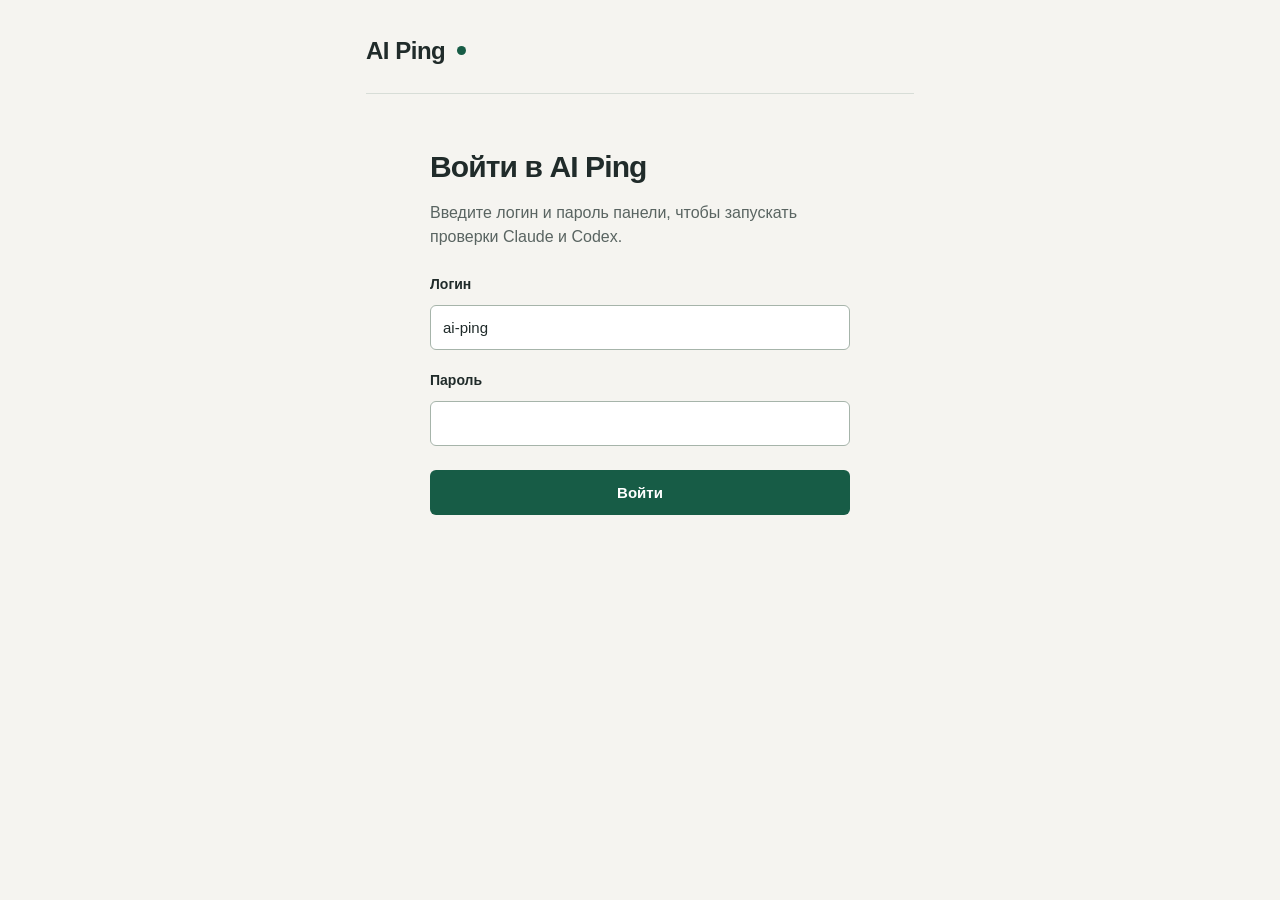
<file: web/login.html>
<!doctype html>
<html lang="ru">
<head>
  <meta charset="utf-8">
  <meta name="viewport" content="width=device-width, initial-scale=1">
  <title>Вход · AI Ping</title>
  <link rel="stylesheet" href="app.css">
  <script src="login.js" defer></script>
</head>
<body class="login-page">
  <main class="login-main">
    <header><a class="brand" href="./">AI Ping<span class="pulse" aria-hidden="true"></span></a></header>
    <section class="login-section" aria-labelledby="login-title">
      <h1 id="login-title">Войти в AI Ping</h1>
      <p class="login-intro">Введите логин и пароль панели, чтобы запускать проверки Claude и Codex.</p>
      <form id="login-form">
        <div class="model-field"><label for="username">Логин</label><input id="username" name="username" value="ai-ping" autocomplete="username" maxlength="100" required></div>
        <div class="model-field"><label for="password">Пароль</label><input id="password" name="password" type="password" autocomplete="current-password" maxlength="256" required></div>
        <div id="login-error" class="error" role="alert" hidden></div>
        <button id="login-button" type="submit">Войти</button>
      </form>
    </section>
  </main>
</body>
</html>
</file>
<file: web/app.css>
:root{color-scheme:light;--paper:#f5f4f0;--surface:#fff;--ink:#202b2a;--muted:#596461;--line:#d7ddd7;--accent:#175c46;--accent-hover:#0e4634;--focus:#99660c;--error:#a92e27;--terminal:#172925;--terminal-text:#dceee5}
.header-actions{display:flex;align-items:center;gap:18px}.login-main{max-width:620px}.login-section{max-width:420px;margin:56px auto}.login-section h1{font-size:30px}.login-intro{color:var(--muted)}.login-section .model-field input{font-family:inherit}#login-button{margin-top:24px;width:100%}
.tabs button:hover{background:transparent;color:var(--accent-hover)}
.tabs{display:flex;gap:25px;border-bottom:1px solid var(--line);margin-top:20px}.tabs button{background:transparent;color:var(--muted);border-radius:0;padding:13px 0;border-bottom:2px solid transparent;font-weight:500}.tabs button[aria-selected=true]{color:var(--accent);border-bottom-color:var(--accent);font-weight:650}.model-field select{width:100%;min-width:0;padding:11px 9px;font:15px/1.4 "Segoe UI",sans-serif;border:1px solid #a6b4aa;background:var(--surface);color:var(--ink);border-radius:6px}.model-field select:disabled{background:#e9ece6;color:var(--muted)}.form-grid{display:grid;grid-template-columns:1fr 1fr;gap:24px}.settings-form{max-width:850px}.check{display:flex;align-items:center;gap:10px;font-size:15px}.check input{width:17px;height:17px;accent-color:var(--accent)}.settings-group{margin:32px 0;padding:22px 0 0;border-top:1px solid var(--line)}.settings-group legend{padding-right:16px;margin:0;font-size:17px}.settings-group .model-field{margin-top:0}.account-checks{display:grid;grid-template-columns:1fr 1fr;gap:13px 25px}.accounts-layout{display:grid;grid-template-columns:minmax(0,1fr) minmax(0,1fr);gap:60px}.accounts-list{margin-top:20px}.account-row{padding:20px 0;border-bottom:1px solid var(--line)}.account-row:first-child{padding-top:0}.account-name{font-size:16px;font-weight:600;overflow-wrap:anywhere}.account-meta{color:var(--muted);font-size:13px;margin-top:5px;overflow-wrap:anywhere}.account-row .form-actions{margin-top:13px}.form-actions{display:flex;gap:10px;flex-wrap:wrap}.danger{color:var(--error)}.file-help{font:12px/1.5 Consolas,monospace;overflow-wrap:anywhere;margin-top:8px;color:var(--muted)}.model-field input[type=file]{padding:10px;font:13px/1.5 "Segoe UI",sans-serif}.model-field input::file-selector-button{padding:5px 7px;color:var(--accent);border:1px solid #a6b4aa;background:var(--paper);border-radius:4px;margin-right:8px}.message{color:var(--accent);font-size:14px;margin:14px 0}.windows-help{margin-top:32px;padding-top:20px;border-top:1px solid var(--line);font-size:14px}.windows-help summary{cursor:pointer;font-weight:600;color:var(--accent)}.windows-help p,.windows-help a,.windows-help code{display:block;margin-top:13px}.windows-help code{font:12px/1.6 Consolas,monospace;overflow-wrap:anywhere;padding:12px;background:#e9ece6;border-radius:5px}@media(max-width:760px){.form-grid,.accounts-layout,.account-checks{grid-template-columns:1fr}.form-grid{gap:16px}.accounts-layout{gap:36px}.tabs{gap:20px}.settings-group .model-field{margin-top:8px}}
*{box-sizing:border-box}body{margin:0;background:var(--paper);color:var(--ink);font:16px/1.55 "Segoe UI",sans-serif}main{max-width:1120px;margin:auto;padding:32px 36px 24px}header{display:flex;align-items:center;justify-content:space-between;padding-bottom:24px;border-bottom:1px solid var(--line)}a{color:var(--accent);text-underline-offset:4px}.brand{display:flex;align-items:center;gap:12px;font-size:24px;font-weight:700;text-decoration:none;color:var(--ink);letter-spacing:-.02em}.pulse{width:9px;height:9px;background:var(--accent);border-radius:50%}.host{font:14px/1.5 Consolas,monospace;color:var(--muted)}.intro{margin:44px 0 36px}h1{font-size:36px;line-height:1.15;letter-spacing:-.03em;margin:0 0 16px;font-weight:650;text-wrap:balance}p{margin:0}.intro p{max-width:70ch;color:var(--muted)}h2{font-size:19px;line-height:1.35;letter-spacing:-.015em;margin:0;font-weight:650}.workspace{display:grid;grid-template-columns:290px minmax(0,1fr);gap:40px}.controls{padding-right:32px;border-right:1px solid var(--line)}form{margin-top:24px}fieldset{padding:0;margin:0 0 24px;border:0}legend,.model-field>label{display:block;font-size:14px;font-weight:600;margin-bottom:9px}.providers{display:flex;background:#e9ece6;padding:4px;gap:3px;border-radius:8px}.providers label{flex:1;cursor:pointer;position:relative}.providers input{position:absolute;opacity:0;width:1px;height:1px}.providers span{display:block;text-align:center;padding:8px 5px;font-size:14px;border-radius:5px;color:#41504a}.providers input:checked+span{background:var(--surface);color:var(--accent);font-weight:600;box-shadow:0 2px 4px #17292514}.providers input:focus-visible+span{outline:2px solid var(--focus);outline-offset:2px}.model-field{margin-top:20px}.model-field input{width:100%;min-width:0;font:15px/1.4 Consolas,monospace;padding:11px 12px;border:1px solid #a6b4aa;background:var(--surface);color:var(--ink);border-radius:6px;caret-color:var(--accent)}.model-field input:disabled{color:var(--muted);background:#e9ece6}.account{display:block;color:var(--muted);font-size:12px;margin-top:6px}.usage-note{font-size:13px;color:var(--muted);margin:25px 0 16px}button{display:inline-flex;align-items:center;justify-content:center;gap:8px;border:0;border-radius:6px;padding:12px 16px;background:var(--accent);color:#fff;font:600 15px/1.4 "Segoe UI",sans-serif;cursor:pointer}#run{width:100%}button:hover{background:var(--accent-hover)}button:disabled{background:#60766b;color:#fff;cursor:wait}button svg{width:19px;height:19px;fill:none;stroke:currentColor;stroke-width:1.6}.schedule{margin-top:36px;padding-top:25px;border-top:1px solid var(--line)}.schedule h2{font-size:16px;margin-bottom:10px}#schedule{font-variant-numeric:tabular-nums;font-size:15px;line-height:1.9}.muted{color:var(--muted);font-size:13px}.schedule .muted{margin-top:5px}.section-head{display:flex;align-items:center;justify-content:space-between;gap:16px}.section-head #job-status{font-size:12px;color:var(--accent);text-align:right}.result{min-width:0}.empty{min-height:310px;display:flex;flex-direction:column;align-items:center;justify-content:center;text-align:center;padding:32px 12px}.empty svg{width:58px;height:58px;fill:none;stroke:#799285;stroke-width:2;margin-bottom:16px}.empty h3{font-size:18px;font-weight:600;margin:0 0 8px}.empty p{font-size:14px;color:var(--muted)}pre{white-space:pre-wrap;overflow-wrap:anywhere;font:13px/1.7 Consolas,"Courier New",monospace;font-variant-numeric:tabular-nums;background:var(--terminal);color:var(--terminal-text);border-radius:10px;padding:24px;margin:20px 0 0;max-height:520px;overflow:auto;scrollbar-color:#638274 var(--terminal);scrollbar-width:thin}#output{min-height:300px}.limit-note{font-size:13px;color:var(--muted);padding-top:20px;max-width:70ch}.error{background:#fcebe7;color:var(--error);padding:14px 16px;margin-top:18px;border-radius:6px;font-size:14px}.history{margin-top:48px;padding-top:30px;border-top:1px solid var(--line)}.history>.muted{margin-top:6px}#log{max-height:410px}#updated{margin-top:10px}.secondary{border:1px solid #a6b4aa;background:transparent;color:var(--accent);padding:8px 12px;font-size:13px}.secondary:hover{background:#e1e9e1}.secondary:disabled{background:#e9ece6;color:var(--muted)}footer{display:flex;justify-content:space-between;gap:18px;color:var(--muted);font-size:12px;margin-top:32px;padding-top:18px;border-top:1px solid var(--line)}[hidden]{display:none!important}::selection{background:#b4d9c3;color:#122a20}:focus-visible{outline:2px solid var(--focus);outline-offset:3px}input::placeholder{color:var(--muted)}#output.complete{animation:reveal .35s cubic-bezier(.16,1,.3,1)}@keyframes reveal{from{clip-path:inset(0 0 7% 0);opacity:.75}to{clip-path:inset(0);opacity:1}}@media(max-width:760px){main{padding:22px 20px}.intro{margin:32px 0 28px}h1{font-size:29px}.workspace{grid-template-columns:1fr;gap:32px}.controls{padding-right:0;border-right:0}.model-field{max-width:100%}.schedule{margin-top:25px}#run{padding:14px}.empty{min-height:235px}.history{margin-top:30px}pre{padding:18px;font-size:12px}.section-head{gap:10px}h2{font-size:18px}footer{flex-direction:column;gap:7px}}@media(prefers-reduced-motion:reduce){#output.complete{animation:none}}
</file>
